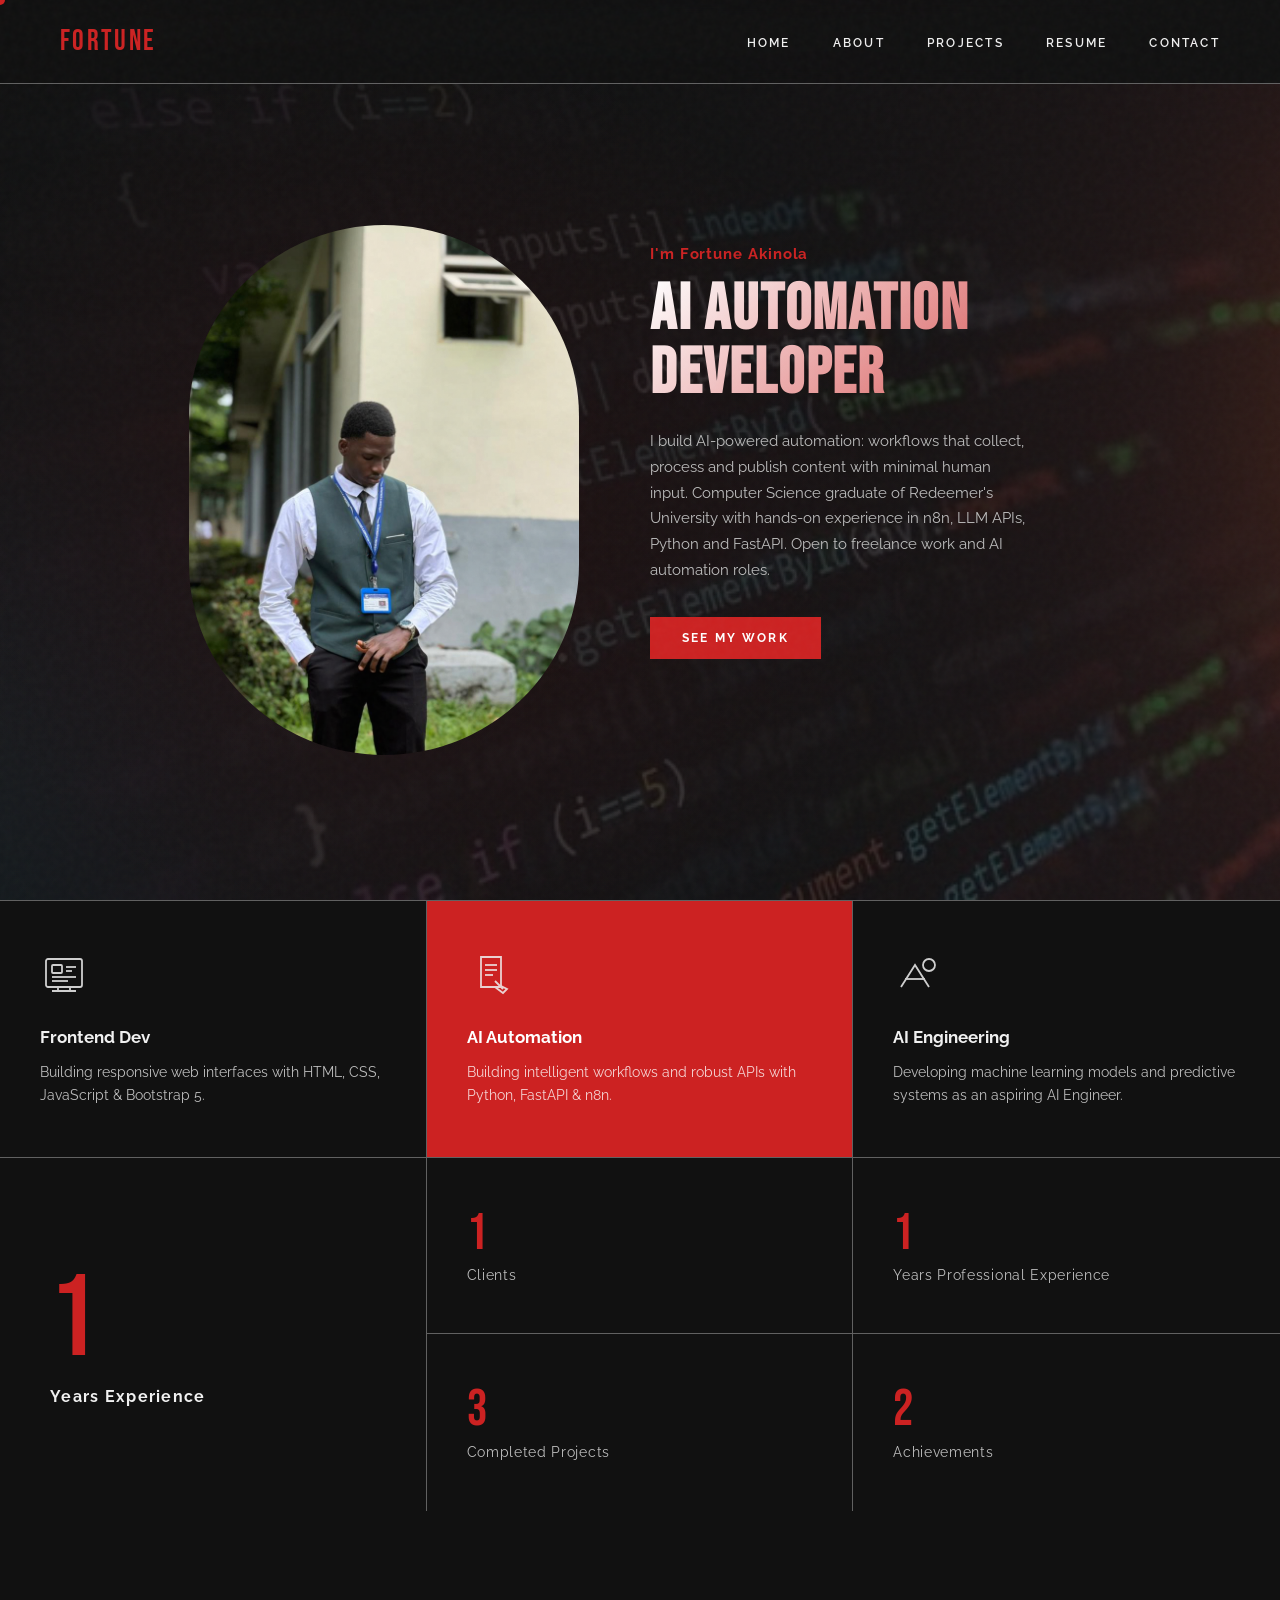
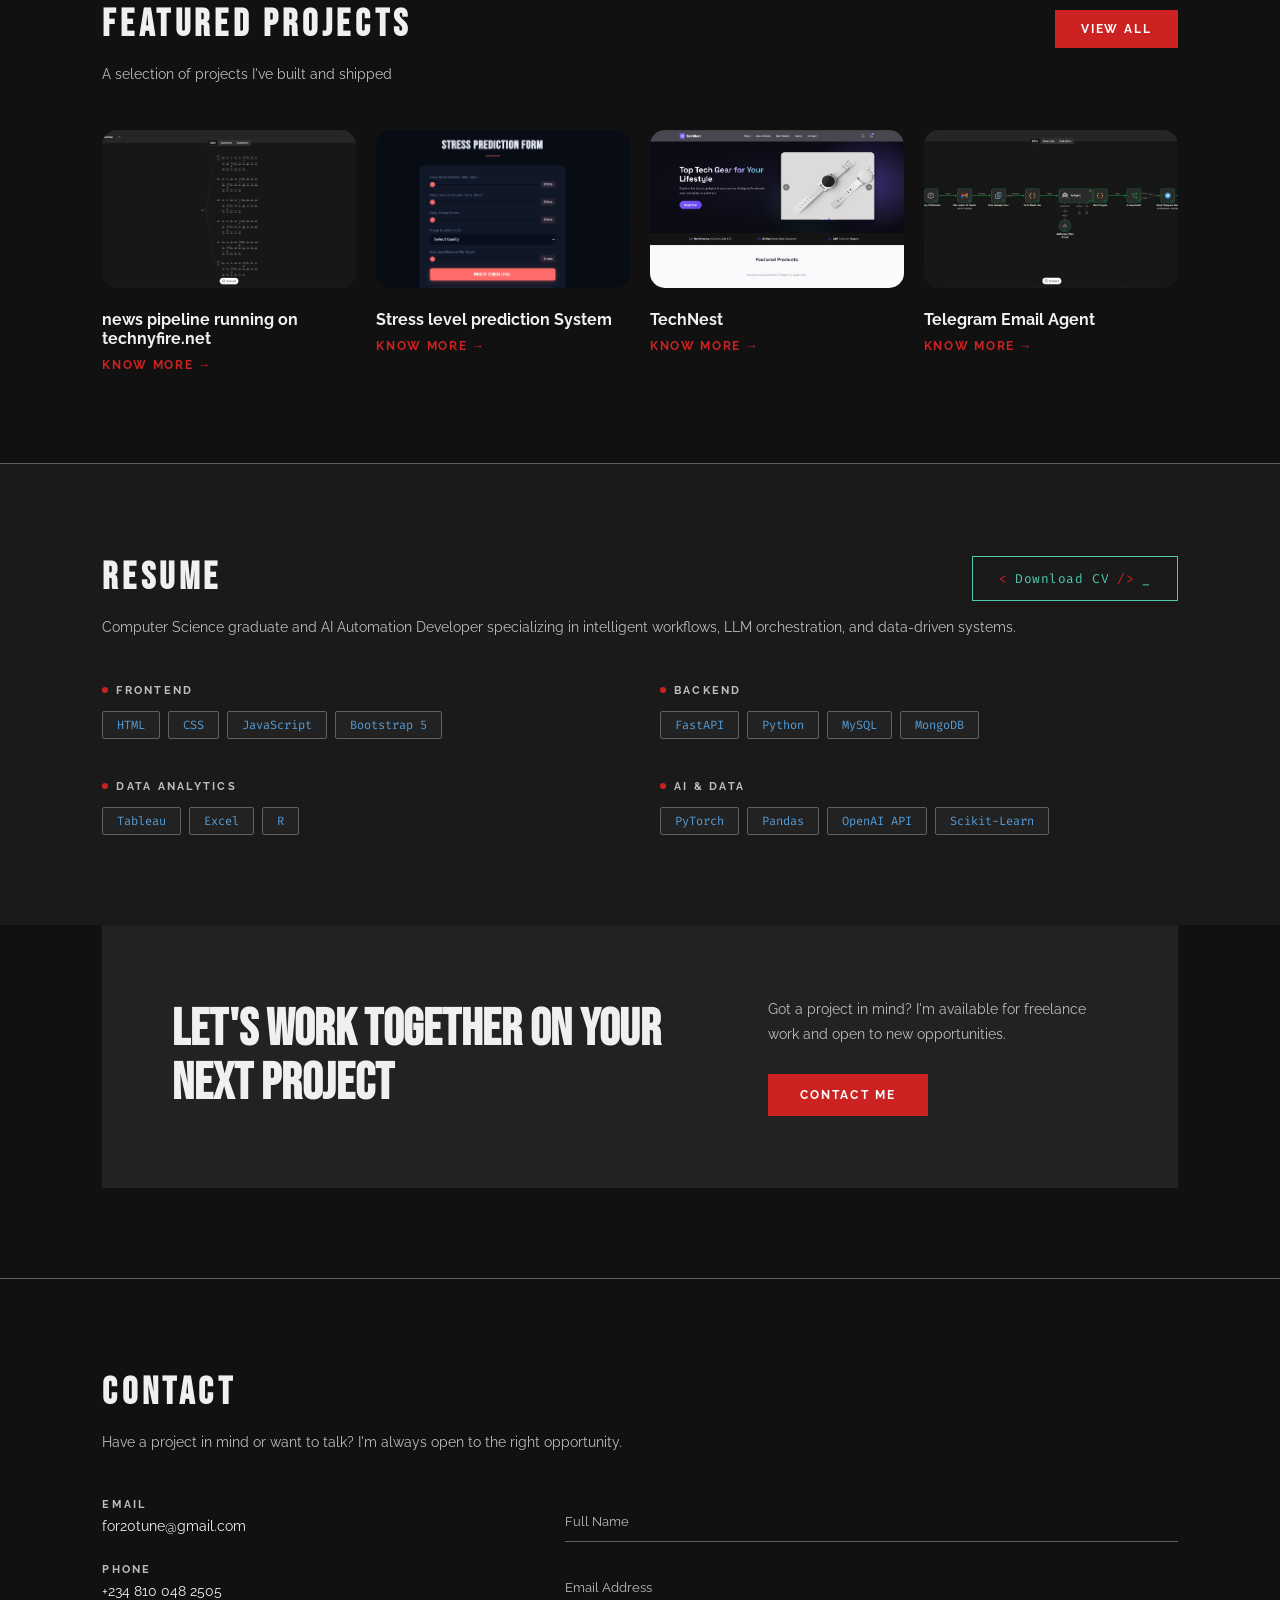
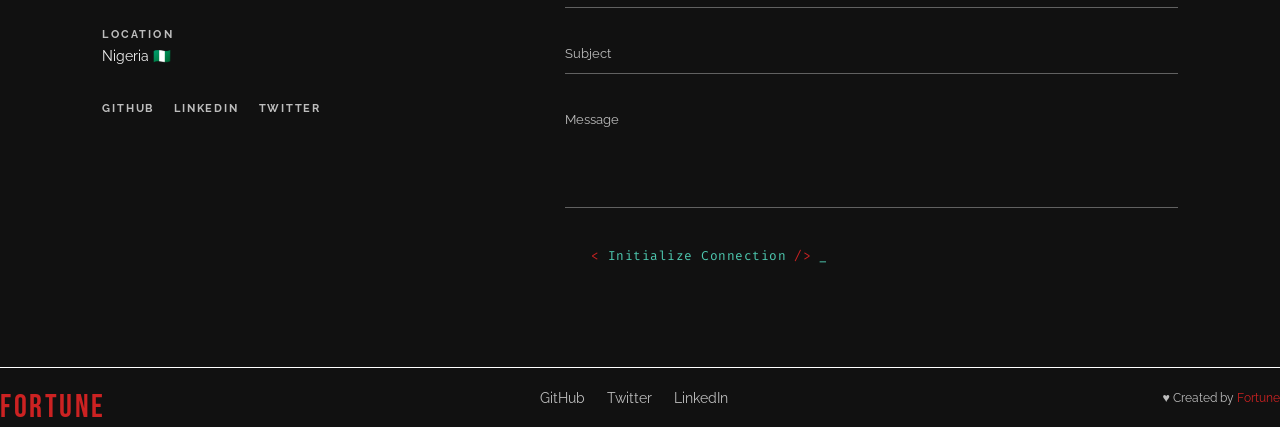
<file: index.html>
<!DOCTYPE html>
<html lang="en">
<head>
<meta charset="UTF-8" />
<meta name="viewport" content="width=device-width, initial-scale=1.0"/>
<title>Fortune Akinola – Software Engineer</title>
<link href="https://fonts.googleapis.com/css2?family=Bebas+Neue&family=Raleway:wght@300;400;600;700&family=Fira+Code:wght@400;500&display=swap" rel="stylesheet"/>
<link rel="stylesheet" href="portfolio.css">
</head>
<body>
<!--
  <div id="loadingScreen">
  <div class="loader-content">
    <div class="loader-logo">FORTUNE </div>
    <div class="loader-bar-track">
      <div class="loader-bar-fill" id="loaderFill"></div>
    </div>
    <p class="loader-text" id="loaderText">...</p>
  </div>
</div> -->

<!-- CURSOR DOT -->
<div class="cursor-dot" id="cursor"></div>

<!-- SCROLL PROGRESS BAR -->
<div class="scroll-bar" id="scrollBar"></div>

<!-- NAV -->
<nav id="navbar">
  <div class="nav-logo">Fortune</div>
  <div class="nav-links">
    <a href="#home">Home</a>
    <a href="#services">About</a>
    <a href="#projects">Projects</a>
    <a href="#resume">Resume</a>
    <a href="#contact">Contact</a>
  </div>
  <button class="hamburger" id="hamburger" aria-label="Toggle menu">
    <span></span><span></span><span></span>
  </button>
</nav>

<!-- MOBILE MENU -->
<div class="mobile-menu" id="mobileMenu">
  <a href="#home" class="mobile-link">Home</a>
  <a href="#services" class="mobile-link">About</a>
  <a href="#projects" class="mobile-link">Projects</a>
  <a href="#resume" class="mobile-link">Resume</a>
  <a href="#contact" class="mobile-link">Contact</a>
</div>

<!-- HERO -->
<section id="home">
  <div class="hero-img">
    <div class="hero-placeholder"><img src="./img/3c3dfe66-4c50-41db-a8a4-126d1aa1d806.jfif" alt="My picture"></div>
  </div>
  <div class="hero-text">
    <p class="greeting">I'm Fortune Akinola</p>
    <h1>AI AUTOMATION<br>DEVELOPER</h1>
    <p>I build AI-powered automation: workflows that collect, process and publish content with minimal human input. Computer Science graduate of Redeemer's University with hands-on experience in n8n, LLM APIs, Python and FastAPI. Open to freelance work and AI automation roles.</p>
    <a href="projects.html" class="btn">See My Work</a>
  </div>
</section>

<!-- SERVICES -->
<section id="services">
  <div class="service-card">
    <svg class="service-icon" viewBox="0 0 48 48" fill="none" stroke="currentColor" stroke-width="1.8">
      <rect x="6" y="8" width="36" height="28" rx="2"/>
      <rect x="12" y="14" width="10" height="8" rx="1"/>
      <line x1="26" y1="16" x2="36" y2="16"/>
      <line x1="26" y1="20" x2="32" y2="20"/>
      <line x1="12" y1="26" x2="36" y2="26"/>
      <line x1="12" y1="30" x2="28" y2="30"/>
      <path d="M18 36 L18 40 M30 36 L30 40 M12 40 L36 40"/>
    </svg>
    <p class="service-title">Frontend Dev</p>
    <p class="service-desc">Building responsive web interfaces with HTML, CSS, JavaScript & Bootstrap 5.</p>
  </div>
  <div class="service-card active">
    <svg class="service-icon" viewBox="0 0 48 48" fill="none" stroke="currentColor" stroke-width="1.8">
      <path d="M14 6 L34 6 L34 36 L14 36 Z"/>
      <line x1="18" y1="14" x2="30" y2="14"/>
      <line x1="18" y1="19" x2="30" y2="19"/>
      <line x1="18" y1="24" x2="26" y2="24"/>
      <path d="M28 30 L36 38 M32 34 L40 38 L36 42 L28 36"/>
    </svg>
    <p class="service-title">AI Automation</p>
    <p class="service-desc">Building intelligent workflows and robust APIs with Python, FastAPI & n8n.</p>
  </div>
  <div class="service-card">
    <svg class="service-icon" viewBox="0 0 48 48" fill="none" stroke="currentColor" stroke-width="1.8">
      <path d="M8 36 L22 14 L36 36"/>
      <line x1="12" y1="28" x2="32" y2="28"/>
      <circle cx="36" cy="14" r="6"/>
    </svg>
    <p class="service-title">AI Engineering</p>
    <p class="service-desc">Developing machine learning models and predictive systems as an aspiring AI Engineer.</p>
  </div>
</section>

<!-- STATS -->
<section id="stats">
  <div class="stat-big">
    <span class="num counter" data-target="3">0</span>
    <span class="label">Years Experience</span>
  </div>
  <div class="stat-grid">
    <div class="stat-item"><span class="num counter" data-target="3">0</span><p class="label">Clients</p></div>
    <div class="stat-item"><span class="num counter" data-target="2">0</span><p class="label">Years Professional Experience</p></div>
    <div class="stat-item"><span class="num counter" data-target="6">0</span><p class="label">Completed Projects</p></div>
    <div class="stat-item"><span class="num counter" data-target="5">0</span><p class="label">Achievements</p></div>
  </div>
</section>

<!-- PROJECTS -->
<section id="projects">
  <div class="section-header">
    <h2>Featured Projects</h2>
    <a href="projects.html" class="view-all">View All</a>
  </div>
  <p class="section-sub">A selection of projects I've built and shipped</p>

  <div class="projects-grid">

    <div class="project-card" data-project="n8n">
      <div class="project-thumb" data-tech="n8n • OpenAI API • Python">
        <img src="./img/Technyfire workflow.jpg" alt="n8n Blog Automation Workflow">
      </div>
      <div class="project-info">
        <h3>news pipeline running on technyfire.net</h3>
        <button class="know-more" onclick="openProjectPopup('n8n')">Know More →</button>
      </div>
    </div>

    <div class="project-card" data-project="stress">
      <div class="project-thumb" data-tech="Html • CSS •Java Script• ML• FastAPI">
         <img src="./img/Stress level predictor scrren shot.png" alt="Student Stress Predictor screenshot">
      </div>
      <div class="project-info">
        <h3>Stress level prediction System</h3>
        <button class="know-more" onclick="openProjectPopup('stress')">Know More →</button>
      </div>
    </div>

    <div class="project-card" data-project="technest">
      <div class="project-thumb" data-tech="HTML • CSS • JavaScript • Bootstrap 5">
        <img src="./img/Technest screenshot.jpg" alt="TechNest screenshot">
      </div>
      <div class="project-info">
        <h3>TechNest</h3>
        <button class="know-more" onclick="openProjectPopup('technest')">Know More →</button>
      </div>
    </div>

    <div class="project-card" data-project="telegram">
      <div class="project-thumb" data-tech="JavaScript • n8n • Claude AI">
        <img src="./img/Email agent.jpg" alt="Email_agent screenshot">
      </div>
      <div class="project-info">
        <h3>Telegram Email Agent</h3>
        <button class="know-more" onclick="openProjectPopup('telegram')">Know More →</button>
      </div>
    </div>

  </div>
</section>

<!-- RESUME -->
<section id="resume" class="reveal">
  <div class="resume-inner">
    <div class="section-header">
      <h2>Resume</h2>
      <a href="Fortune_Akinola_CV.pdf" download class="btn-code">
        <span class="code-bracket">&lt;</span>
        Download CV
        <span class="code-bracket">/&gt;</span>
        <span class="code-cursor">_</span>
      </a>
    </div>
    <p class="section-sub">Computer Science graduate and AI Automation Developer specializing in intelligent workflows, LLM orchestration, and data-driven systems.</p>

    <div class="skills-grid">
      <div class="skill-group">
        <h4 class="skill-group-label"><span class="skill-dot"></span> Frontend</h4>
        <div class="skill-tags">
          <span class="skill-tag">HTML</span>
          <span class="skill-tag">CSS</span>
          <span class="skill-tag">JavaScript</span>
          <span class="skill-tag">Bootstrap 5</span>
        </div>
      </div>
      <div class="skill-group">
        <h4 class="skill-group-label"><span class="skill-dot"></span> Backend</h4>
        <div class="skill-tags">
          <span class="skill-tag">FastAPI</span>
          <span class="skill-tag">Python</span>
          <span class="skill-tag">MySQL</span>
          <span class="skill-tag">MongoDB</span>
        </div>
      </div>
      <div class="skill-group">
        <h4 class="skill-group-label"><span class="skill-dot"></span> Data Analytics</h4>
        <div class="skill-tags">
          <span class="skill-tag">Tableau</span>
          <span class="skill-tag">Excel</span>
          <span class="skill-tag">R</span>
        </div>
      </div>
      <div class="skill-group">
        <h4 class="skill-group-label"><span class="skill-dot"></span> AI & Data</h4>
        <div class="skill-tags">
          <span class="skill-tag">PyTorch</span>
          <span class="skill-tag">Pandas</span>
          <span class="skill-tag">OpenAI API</span>
          <span class="skill-tag">Scikit-Learn</span>
        </div>
      </div>
    </div>
  </div>
</section>

<!-- CTA -->
<section id="cta">
  <h2>Let's work together on your next project</h2>
  <div class="cta-right">
    <p>Got a project in mind? I'm available for freelance work and open to new opportunities.</p>
    <a href="#contact" class="btn">Contact Me</a>
  </div>
</section>

<!-- CONTACT -->
<section id="contact" class="reveal">
  <div class="contact-inner">
    <div class="section-header">
      <h2>Contact</h2>
    </div>
    <p class="section-sub">Have a project in mind or want to talk? I'm always open to the right opportunity.</p>

    <div class="contact-grid">

      <!-- Info side -->
      <div class="contact-info">
        <div class="contact-item">
          <span class="contact-label">Email</span>
          <a href="mailto:for20tune@gmail.com" class="contact-value">for20tune@gmail.com</a>
        </div>
        <div class="contact-item">
          <span class="contact-label">Phone</span>
          <a href="tel:+2348100482505" class="contact-value">+234 810 048 2505</a>
        </div>
        <div class="contact-item">
          <span class="contact-label">Location</span>
          <span class="contact-value">Nigeria 🇳🇬</span>
        </div>
        <div class="contact-socials">
          <a href="https://github.com/For2otune" target="_blank" class="contact-social-link">GitHub</a>
          <a href="https://www.linkedin.com/in/fortune-akinola-219550309" target="_blank" class="contact-social-link">LinkedIn</a>
          <a href="https://x.com/iAmFxrtune" target="_blank" class="contact-social-link">Twitter</a>
        </div>
      </div>

      <!-- Form side -->
      <form id="contactForm" class="contact-form" action="https://formspree.io/f/mdeebgdl" method="POST">
        <div class="form-field">
          <input type="text" id="fname" name="name" placeholder=" " required />
          <label for="fname">Full Name</label>
        </div>
        <div class="form-field">
          <input type="email" id="femail" name="email" placeholder=" " required />
          <label for="femail">Email Address</label>
        </div>
        <div class="form-field">
          <input type="text" id="fsubject" name="subject" placeholder=" " required />
          <label for="fsubject">Subject</label>
        </div>
        <div class="form-field">
          <textarea id="fmessage" name="message" rows="5" placeholder=" " required></textarea>
          <label for="fmessage">Message</label>
        </div>
        <button type="submit" class="btn-code submit-btn">
          <span class="code-bracket">&lt;</span>
          Initialize Connection
          <span class="code-bracket">/&gt;</span>
          <span class="code-cursor">_</span>
        </button>
      </form>

    </div>
  </div>
</section>

<!-- FOOTER -->
 
  <div class="footer-bottom">
    <div class="footer-logo">FORTUNE</div>
    <div class="footer-social">
      <a href="https://github.com/For2otune" target="_blank">GitHub</a>
      <a href="https://x.com/iAmFxrtune" target="_blank">Twitter</a>
      <a href="https://www.linkedin.com/in/fortune-akinola-219550309" target="_blank">LinkedIn</a>
    </div>
    <p class="footer-credit">♥ Created by <span>Fortune</span></p>
  </div>
</footer>

<!-- BACK TO TOP -->
<button class="back-to-top" id="backToTop" aria-label="Back to top">↑</button>

<script src="portfolio.js"></script>
</body>
</html>
</file>
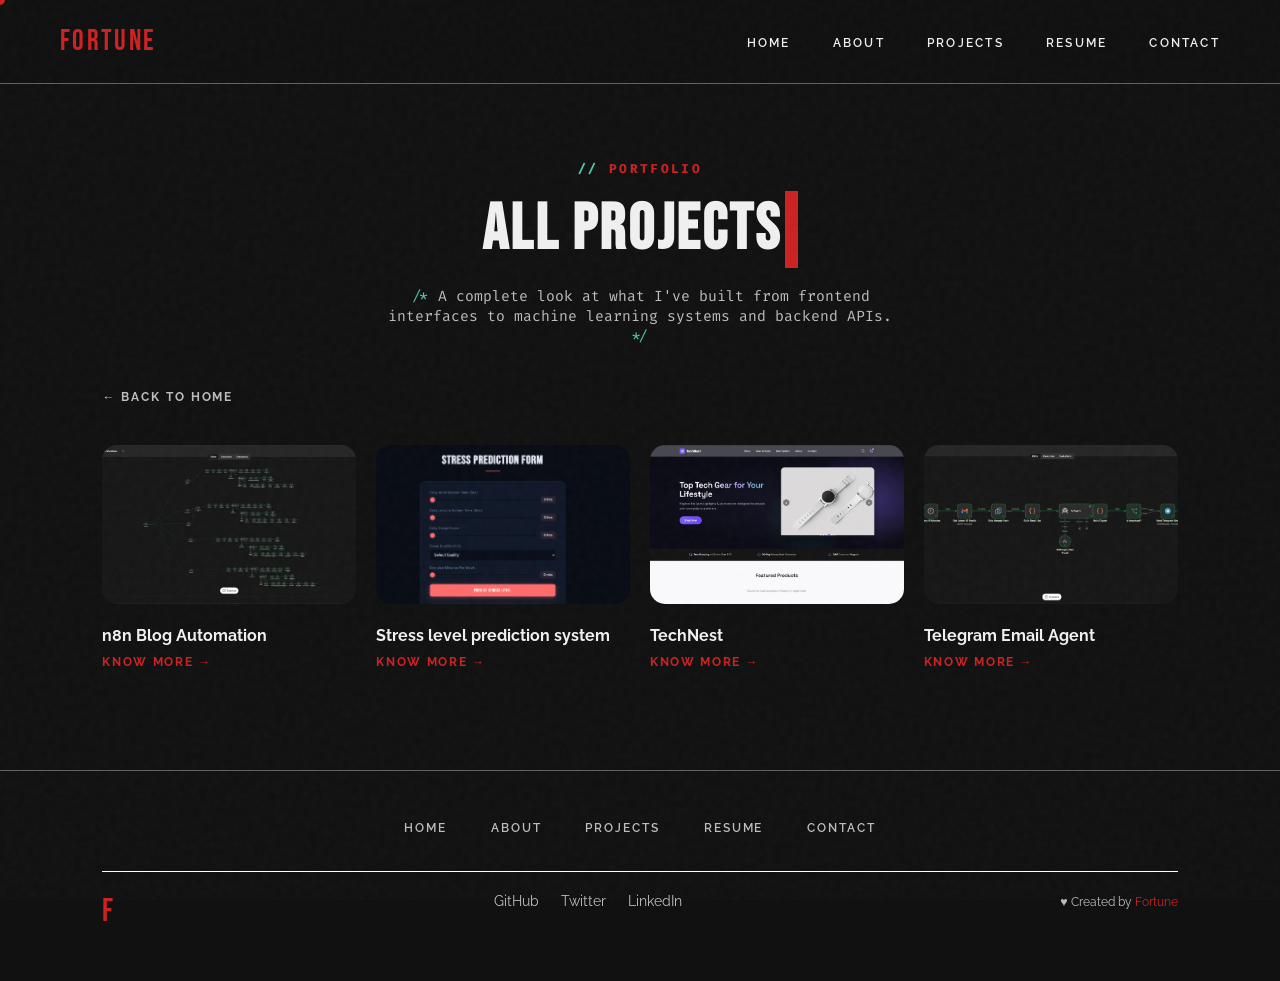
<file: projects.html>
<!DOCTYPE html>
<html lang="en">
<head>
<meta charset="UTF-8" />
<meta name="viewport" content="width=device-width, initial-scale=1.0"/>
<title>Projects – Fortune Akinola</title>
<link href="https://fonts.googleapis.com/css2?family=Bebas+Neue&family=Raleway:wght@300;400;600;700&family=Fira+Code:wght@400;500&display=swap" rel="stylesheet"/>
<link rel="stylesheet" href="portfolio.css">
<style>
  /* Page-specific tweaks for the projects gallery */
  .projects-page-header {
    padding: 160px 8% 40px;
    text-align: center;
    position: relative;
    overflow: hidden;
  }
  #matrixCanvas {
    position: absolute; inset: 0;
    width: 100%; height: 100%;
    opacity: .16;
    pointer-events: none;
  }
  .projects-page-header p.tag {
    color: var(--red); font-size: .8rem; font-weight: 700;
    letter-spacing: .18em; text-transform: uppercase; margin-bottom: 14px;
    position: relative; z-index: 1;
    font-family: 'Fira Code', monospace;
  }
  .projects-page-header p.tag::before { content: '// '; color: var(--code-green); }
  .projects-page-header h1 {
    font-family: 'Bebas Neue', sans-serif;
    font-size: clamp(2.4rem, 5vw, 4rem);
    letter-spacing: .04em;
    margin-bottom: 18px;
    position: relative; z-index: 1;
  }
  .projects-page-header h1 .type-cursor {
    display: inline-block;
    width: .5ch;
    background: var(--red);
    animation: blink 1s step-end infinite;
    margin-left: 4px;
  }
  .projects-page-header p.sub {
    color: var(--muted); font-size: .92rem; max-width: 520px;
    margin: 0 auto;
    position: relative; z-index: 1;
    font-family: 'Fira Code', monospace;
  }
  .projects-page-header p.sub::before { content: '/* '; color: var(--code-green); }
  .projects-page-header p.sub::after { content: ' */'; color: var(--code-green); }
  .projects-page-grid {
    display: grid; grid-template-columns: repeat(4, 1fr);
    gap: 20px; padding: 40px 8% 100px;
    align-items: start;
  }
  @media (max-width: 900px) {
    .projects-page-grid { grid-template-columns: 1fr; }
  }
  .back-link {
    display: inline-block; margin: 0 8%;
    color: var(--muted); font-size: .75rem;
    letter-spacing: .16em; text-transform: uppercase;
    text-decoration: none; font-weight: 700;
    transition: color .2s;
  }
  .back-link:hover { color: var(--red); }
</style>
</head>
<body>

<!-- CURSOR DOT -->
<div class="cursor-dot" id="cursor"></div>

<!-- SCROLL PROGRESS BAR -->
<div class="scroll-bar" id="scrollBar"></div>

<!-- NAV -->
<nav id="navbar">
  <a href="index.html" class="nav-logo">Fortune</a>
  <div class="nav-links">
    <a href="index.html#home">Home</a>
    <a href="index.html#services">About</a>
    <a href="projects.html">Projects</a>
    <a href="index.html#resume">Resume</a>
    <a href="index.html#contact">Contact</a>
  </div>
  <button class="hamburger" id="hamburger" aria-label="Toggle menu">
    <span></span><span></span><span></span>
  </button>
</nav>

<!-- MOBILE MENU -->
<div class="mobile-menu" id="mobileMenu">
  <a href="index.html#home" class="mobile-link">Home</a>
  <a href="index.html#services" class="mobile-link">About</a>
  <a href="projects.html" class="mobile-link">Projects</a>
  <a href="index.html#resume" class="mobile-link">Resume</a>
  <a href="index.html#contact" class="mobile-link">Contact</a>
</div>

<!-- PAGE HEADER -->
<section class="projects-page-header reveal">
  <canvas id="matrixCanvas"></canvas>
  <p class="tag">Portfolio</p>
  <h1><span id="typedHeading"></span><span class="type-cursor">&nbsp;</span></h1>
  <p class="sub">A complete look at what I've built from frontend interfaces to machine learning systems and backend APIs.</p>
</section>

<a href="index.html" class="back-link">← Back to Home</a>

<!-- FULL PROJECTS GRID -->
<section class="projects-page-grid reveal">

  <div class="project-card" data-project="n8n">
    <div class="project-thumb" data-tech="n8n • OpenAI API • Python • Markdown">
      <img src="./img/Techny Fire workflow.jpg" alt="n8n Blog Automation Workflow">
    </div>
    <div class="project-info">
      <h3>n8n Blog Automation</h3>
      <button class="know-more" onclick="openProjectPopup('n8n')">Know More →</button>
    </div>
  </div>

  <div class="project-card" data-project="stress">
    <div class="project-thumb" data-tech="Html • CSS •Java Script• ML• FastAPI">
      <img src="./img/Stress level predictor scrren shot.png" alt="Student Stress Predictor screenshot">
    </div>
    <div class="project-info">
      <h3>Stress level prediction system </h3>
      <button class="know-more" onclick="openProjectPopup('stress')">Know More →</button>
    </div>
  </div>

  <div class="project-card" data-project="technest">
    <div class="project-thumb" data-tech="HTML • CSS • JavaScript • Bootstrap 5">
    <img src="./img/Technest screenshot.jpg" alt="TechNest screenshot">
    </div>
    <div class="project-info">
      <h3>TechNest</h3>
      <button class="know-more" onclick="openProjectPopup('technest')">Know More →</button>
    </div>
  </div>

  <div class="project-card" data-project="telegram">
    <div class="project-thumb" data-tech="JavaScript • n8n • Claude AI">
      <img src="./img/Email agent.jpg" alt="Email_agent screenshot">
    </div>
    <div class="project-info">
      <h3>Telegram Email Agent</h3>
      <button class="know-more" onclick="openProjectPopup('telegram')">Know More →</button>
    </div>
  </div>

</section>

<!-- FOOTER -->
<footer>
  <div class="footer-nav">
    <a href="index.html#home">Home</a>
    <a href="index.html#services">About</a>
    <a href="projects.html">Projects</a>
    <a href="index.html#resume">Resume</a>
    <a href="index.html#contact">Contact</a>
  </div>
  <div class="footer-bottom">
    <div class="footer-logo">F</div>
    <div class="footer-social">
      <a href="https://github.com/For2otune" target="_blank">GitHub</a>
      <a href="https://x.com/iAmFxrtune" target="_blank">Twitter</a>
      <a href="https://www.linkedin.com/in/fortune-akinola-219550309" target="_blank">LinkedIn</a>
    </div>
    <p class="footer-credit">♥ Created by <span>Fortune</span></p>
  </div>
</footer>

<!-- BACK TO TOP -->
<button class="back-to-top" id="backToTop" aria-label="Back to top">↑</button>

<script src="portfolio.js"></script>
<script>
  // Terminal-style typing effect for the heading
  const typedEl = document.getElementById('typedHeading');
  const fullText = 'ALL PROJECTS';
  let i = 0;
  (function typeChar() {
    if (i <= fullText.length) {
      typedEl.textContent = fullText.slice(0, i);
      i++;
      setTimeout(typeChar, 90);
    }
  })();

  // Matrix falling code rain background
  const canvas = document.getElementById('matrixCanvas');
  const ctx = canvas.getContext('2d');
  const header = canvas.parentElement;

  function resizeCanvas() {
    canvas.width = header.offsetWidth;
    canvas.height = header.offsetHeight;
  }
  resizeCanvas();
  window.addEventListener('resize', resizeCanvas);

  const chars = '01{}<>/;=[]()ABCDEFabcdef'.split('');
  const fontSize = 15;
  let columns = Math.floor(canvas.width / fontSize);
  let drops = Array(columns).fill(1);

  function drawMatrix() {
    ctx.fillStyle = 'rgba(17,17,17,0.08)';
    ctx.fillRect(0, 0, canvas.width, canvas.height);
    ctx.fillStyle = '#cc2222';
    ctx.font = fontSize + 'px monospace';
    drops.forEach((y, x) => {
      const text = chars[Math.floor(Math.random() * chars.length)];
      ctx.fillText(text, x * fontSize, y * fontSize);
      if (y * fontSize > canvas.height && Math.random() > 0.975) drops[x] = 0;
      drops[x]++;
    });
  }
  setInterval(drawMatrix, 55);
</script>
</body>
</html>
</file>
<file: portfolio.css>
/* CUSTOM SCROLLBAR */
::-webkit-scrollbar { width: 8px; }
::-webkit-scrollbar-track { background: var(--bg); }
::-webkit-scrollbar-thumb { background: var(--bg3); border-radius: 4px; border: 2px solid var(--bg); }
::-webkit-scrollbar-thumb:hover { background: var(--red); }

*, *::before, *::after { margin: 0; padding: 0; box-sizing: border-box; transition: background-color 0.3s ease, border-color 0.3s ease; }

:root {
  --bg: #111111;
  --bg2: #1a1a1a;
  --bg3: #222222;
  --red: #cc2222;
  --red-hover: #e02222;
  --white: #f0f0f0;
  --muted: #bdbdbd;
  --border: #616161;
  --code-green: #4ec9b0;
}

html { scroll-behavior: smooth; overflow-x: hidden; }

body {
  background: var(--bg);
  color: var(--white);
  font-family: 'Raleway', sans-serif;
  overflow-x: hidden;
  cursor: none;
}

/* grain texture overlay */
body::before {
  content: ''; position: fixed; inset: 0; z-index: 9999;
  opacity: 0.03; pointer-events: none;
  background-image: url("data:image/svg+xml,%3Csvg viewBox='0 0 200 200' xmlns='http://www.w3.org/2000/svg'%3E%3Cfilter id='noise'%3E%3CfeTurbulence type='fractalNoise' baseFrequency='0.65' numOctaves='3' stitchTiles='stitch'/%3E%3C/filter%3E%3Crect width='100%25' height='100%25' filter='url(%23noise)'/%3E%3C/svg%3E");
}
/*
#loadingScreen {
  position: fixed; inset: 0; z-index: 99999;
  background: var(--bg);
  display: flex; align-items: center; justify-content: center;
  transition: opacity .5s ease, visibility 2s ease;
}
#loadingScreen.hidden { opacity: 0; visibility: hidden; pointer-events: none; }
.loader-content { text-align: center; }
.loader-logo { font-family: 'Bebas Neue', sans-serif; font-size: 2.4rem; color: var(--red); margin-bottom: 26px; }
.loader-cursor { animation: blink 1s step-end infinite; }
.loader-bar-track { width: 220px; height: 3px; background: var(--bg3); border: 1px solid var(--border); margin: 0 auto 14px; overflow: hidden; }
.loader-bar-fill { height: 100%; width: 0%; background: var(--red); transition: width .2s ease; }
.loader-text { font-family: 'Fira Code', monospace; font-size: .72rem; color: var(--muted); }
*/

/* CURSOR */
.cursor-dot {
  width: 10px; height: 10px;
  background: var(--red); border-radius: 50%;
  position: fixed; pointer-events: none;
  z-index: 10000; transition: transform 0.12s ease;
  transform: translate(-50%, -50%);
}

/* SCROLL PROGRESS BAR */
.scroll-bar {
  position: fixed; top: 0; left: 0; height: 3px;
  background: var(--red); width: 0%; z-index: 200;
  transition: width 0.1s linear;
}

/* NAV */
nav {
  position: fixed; top: 0; width: 100%; z-index: 100;
  display: flex; justify-content: space-between; align-items: center;
  padding: 24px 60px;
  background: rgba(17,17,17,0.95);
  backdrop-filter: blur(8px);
  border-bottom: 1px solid var(--border);
}

.nav-logo {
  font-family: 'Bebas Neue', sans-serif;
  font-size: 1.8rem; color: var(--red); letter-spacing: .08em;
  text-decoration: none;
}

.nav-links a {
  color: var(--white); text-decoration: none;
  font-size: .78rem; letter-spacing: .18em; text-transform: uppercase;
  margin-left: 38px; font-weight: 600;
  transition: color .2s;
}
.nav-links a:hover { color: var(--red); }

.hamburger {
  display: none; flex-direction: column; gap: 5px;
  background: none; border: none; cursor: pointer; padding: 4px;
}
.hamburger span {
  display: block; width: 24px; height: 2px;
  background: var(--white); transition: all .3s;
}
.hamburger.open span:nth-child(1) { transform: rotate(45deg) translate(5px, 5px); }
.hamburger.open span:nth-child(2) { opacity: 0; }
.hamburger.open span:nth-child(3) { transform: rotate(-45deg) translate(5px, -5px); }

/* MOBILE MENU */
.mobile-menu {
  position: fixed; top: 72px; left: 0; width: 100%;
  background: rgba(17,17,17,.98); z-index: 99;
  display: flex; flex-direction: column; align-items: center;
  gap: 0; max-height: 0; overflow: hidden;
  transition: max-height .4s ease;
}
.mobile-menu.open { max-height: 360px; }
.mobile-link {
  color: var(--white); text-decoration: none;
  font-size: .85rem; letter-spacing: .18em; text-transform: uppercase;
  font-weight: 600; padding: 18px 0; width: 100%; text-align: center;
  border-bottom: 1px solid var(--border);
  transition: color .2s, background .2s;
}
.mobile-link:hover { color: var(--red); background: var(--bg2); }

/* HERO */
#home {
  min-height: 100vh;
  display: grid; grid-template-columns: 1fr 1fr;
  align-items: center; padding: 0 10%;
  position: relative; overflow: hidden;
  background-image:
    linear-gradient(120deg, rgba(17,17,17,.97) 0%, rgba(17,17,17,.9) 45%, rgba(17,17,17,.75) 100%),
    url("./img/code-bg.jpg");
  background-size: cover;
  background-position: center;
}
#home::before {
  content: ''; position: absolute; inset: 0;
  background: radial-gradient(ellipse 60% 80% at 30% 60%, rgba(180,20,20,.1) 0%, transparent 70%);
  pointer-events: none;
}

.hero-img {
  display: flex; justify-content: center; align-items: flex-end;
  padding-top: 80px;
}
.hero-placeholder {
  width: 390px;
  height: 530px;
  margin: 0 auto;
  max-width: 100%;
  background: linear-gradient(160deg, #2a2a2a 0%, #1a1a1a 100%);
  border-radius: 50% / 36%;
  display: flex; align-items: center; justify-content: center;
  color: var(--muted); font-size: .85rem; letter-spacing: .1em;
  animation: fadeUp .9s ease both;
  overflow: hidden;
}
.hero-placeholder img {
  width: 100%; height: 100%; object-fit: cover; display: block;
}

.hero-text { padding-left: 10px; animation: fadeUp .9s .15s ease both; }
.hero-text .greeting {
  color: var(--red); font-size: .95rem; font-weight: 700;
  letter-spacing: .06em; margin-bottom: 10px;
}
.hero-text h1 {
  font-family: 'Bebas Neue', sans-serif;
  font-size: clamp(3rem, 5vw, 4.8rem);
  line-height: 1; letter-spacing: .03em; margin-bottom: 22px;
  background: linear-gradient(135deg, #fff 0%, #cc2222 100%);
  -webkit-background-clip: text;
  -webkit-text-fill-color: transparent;
  background-clip: text;
}
.hero-text p {
  color: var(--muted); font-size: .92rem; line-height: 1.75;
  max-width: 380px; margin-bottom: 34px;
}
.btn {
  display: inline-block; background: var(--red); color: #fff;
  padding: 14px 32px; font-size: .75rem;
  letter-spacing: .18em; text-transform: uppercase;
  text-decoration: none; font-weight: 700;
  transition: background .2s, transform .15s;
}
.btn:hover { background: var(--red-hover); transform: translateY(-2px); }

/* SERVICES */
#services {
  display: grid; grid-template-columns: repeat(3, 1fr);
  border-top: 1px solid var(--border);
}
.service-card {
  padding: 50px 40px; border-right: 1px solid var(--border);
  transition: background .25s; cursor: default;
}
.service-card:last-child { border-right: none; }
.service-card.active, .service-card:hover { background: var(--red); }
.service-card.active .service-title,
.service-card:hover .service-title { color: #fff; }
.service-card.active .service-desc,
.service-card:hover .service-desc { color: rgba(255,255,255,.8); }
.service-icon { width: 48px; height: 48px; margin-bottom: 24px; opacity: .85; }
.service-title { font-weight: 700; font-size: 1.05rem; margin-bottom: 14px; }
.service-desc { color: var(--muted); font-size: .85rem; line-height: 1.7; }

/* STATS */
#stats {
  display: grid; grid-template-columns: 1fr 2fr;
  border-top: 1px solid var(--border);
}
.stat-big {
  padding: 70px 50px;
  display: flex; flex-direction: column; justify-content: center;
  border-right: 1px solid var(--border);
}
.stat-big .num {
  font-family: 'Bebas Neue', sans-serif;
  font-size: clamp(5rem, 9vw, 8rem);
  color: var(--red); line-height: 1;
}
.stat-big .label { font-size: 1rem; font-weight: 700; letter-spacing: .08em; margin-top: 8px; }
.stat-grid {
  display: grid; grid-template-columns: 1fr 1fr;
  grid-template-rows: 1fr 1fr;
}
.stat-item {
  padding: 50px 40px;
  border-bottom: 1px solid var(--border);
  border-right: 1px solid var(--border);
}
.stat-item:nth-child(2n) { border-right: none; }
.stat-item:nth-child(3), .stat-item:nth-child(4) { border-bottom: none; }
.stat-item .num {
  font-family: 'Bebas Neue', sans-serif;
  font-size: clamp(2.5rem, 4vw, 3.8rem);
  color: var(--red); line-height: 1;
}
.stat-item .label { font-size: .85rem; color: var(--muted); margin-top: 8px; letter-spacing: .05em; }

/* PROJECTS */
#projects { padding: 90px 8%; }
.section-header {
  display: flex; justify-content: space-between; align-items: flex-end;
  margin-bottom: 18px;
}
.section-header h2 {
  font-family: 'Bebas Neue', sans-serif;
  font-size: clamp(1.8rem, 3vw, 2.6rem); letter-spacing: .12em;
}
.section-sub { color: var(--muted); font-size: .88rem; margin-bottom: 48px; }
.view-all {
  display: inline-block; background: var(--red); color: #fff;
  padding: 12px 26px; font-size: .72rem;
  letter-spacing: .16em; text-transform: uppercase;
  text-decoration: none; font-weight: 700; transition: background .2s;
}
.view-all:hover { background: var(--red-hover); }

.projects-grid { display: grid; grid-template-columns: repeat(4, 1fr); gap: 20px; }
.project-card { cursor: pointer; transition: transform 0.35s cubic-bezier(0.16, 1, 0.3, 1); }
.project-card:hover { transform: translateY(-6px); }
.project-thumb {
  width: 100%; aspect-ratio: 16/10; overflow: hidden;
  background: var(--bg3);
  display: flex; align-items: center; justify-content: center;
  position: relative;
  border-radius: 15px;
}
.project-thumb img { width: 100%; height: 100%; object-fit: cover; transition: transform .4s; }
.project-card:hover .project-thumb img { transform: scale(1.04); }
.project-thumb-placeholder {
  width: 100%; height: 100%;
  display: flex; align-items: center; justify-content: center;
  color: var(--muted); font-size: .8rem; letter-spacing: .1em;
  background: linear-gradient(135deg, #1e1e1e 0%, #282828 100%);
  
}
.project-thumb::after {
  content: attr(data-tech);
  position: absolute; inset: 0;
  background: rgba(214, 59, 59, 0.409);
  display: flex; align-items: center; justify-content: center;
  opacity:0; transition: opacity 0.3s;
  color: white; font-size: 0.85rem; letter-spacing: 0.1em; font-weight: 600;
}
.project-card:hover .project-thumb::after { opacity: 1; }
.project-info { padding: 22px 0 0; }
.project-info h3 { font-size: 1rem; font-weight: 700; margin-bottom: 6px; }
.know-more {
  display: inline-flex; align-items: center; gap: 6px;
  color: var(--red); font-size: .75rem;
  letter-spacing: .14em; text-transform: uppercase;
  font-weight: 700; background: transparent; border: none; outline: none;
  cursor: pointer; text-decoration: none; font-family: inherit; padding: 0; margin: 0; box-shadow: none;
  transition: gap .2s, opacity .2s;
}
.know-more:hover { gap: 10px; opacity: 0.85; }

/* ===== RESUME ===== */
#resume {
  padding: 90px 8%;
  border-top: 1px solid var(--border);
  background: var(--bg2);
}
.resume-inner {}

.skills-grid {
  display: grid; grid-template-columns: 1fr 1fr;
  gap: 40px;
}

.skill-group-label {
  font-size: .7rem; letter-spacing: .2em; text-transform: uppercase;
  color: var(--muted); font-weight: 700;
  margin-bottom: 14px;
  display: flex; align-items: center; gap: 8px;
}
.skill-dot {
  width: 6px; height: 6px;
  background: var(--red); border-radius: 50%;
  display: inline-block; flex-shrink: 0;
}

.skill-tags { display: flex; flex-wrap: wrap; gap: 8px; }
.skill-tag {
  padding: 5px 14px;
  background: var(--bg3);
  border: 1px solid var(--border);
  border-radius: 2px;
  font-family: 'Fira Code', monospace;
  font-size: .75rem; color: #569cd6;
  transition: border-color .2s, color .2s;
}
.skill-tag:hover { border-color: var(--red); color: var(--white); }

/* CODE BUTTON (shared by resume + contact form) */
.btn-code {
  display: inline-flex; align-items: center; gap: 8px;
  padding: 13px 26px;
  border: 1.5px solid var(--code-green);
  color: var(--code-green);
  background: none;
  font-family: 'Fira Code', monospace;
  font-size: .8rem; letter-spacing: .04em;
  cursor: pointer;
  transition: background .2s, transform .15s;
  text-decoration: none;
}
.btn-code:hover { background: rgba(78,201,176,.08); transform: translateY(-2px); }
.code-bracket { color: var(--red); }
.code-cursor { animation: blink 1s infinite; }
@keyframes blink { 0%,100%{opacity:1} 50%{opacity:0} }

/* CTA */
#cta {
  margin: 0 8% 90px; background: var(--bg3);
  padding: 72px 70px;
  display: flex; justify-content: space-between; align-items: center; gap: 40px;
}
#cta h2 {
  font-family: 'Bebas Neue', sans-serif;
  font-size: clamp(2rem, 4vw, 3.4rem); line-height: 1.05; max-width: 520px;
}
.cta-right { flex-shrink: 0; }
.cta-right p { color: var(--muted); font-size: .88rem; line-height: 1.75; max-width: 340px; margin-bottom: 28px; }

/* ===== CONTACT ===== */
#contact {
  padding: 90px 8%;
  border-top: 1px solid var(--border);
}
.contact-inner {}

.contact-grid {
  display: grid; grid-template-columns: 1fr 1.6fr;
  gap: 80px; align-items: start;
}

/* Info column */
.contact-item { margin-bottom: 28px; }
.contact-label {
  display: block; font-size: .68rem;
  letter-spacing: .2em; text-transform: uppercase;
  color: var(--muted); margin-bottom: 5px; font-weight: 700;
}
.contact-value {
  font-size: .9rem; color: var(--white); text-decoration: none;
  transition: color .2s;
}
a.contact-value:hover { color: var(--red); }

.contact-socials { display: flex; gap: 20px; margin-top: 36px; }
.contact-social-link {
  font-size: .7rem; letter-spacing: .16em; text-transform: uppercase;
  font-weight: 700; color: var(--muted); text-decoration: none;
  transition: color .2s;
}
.contact-social-link:hover { color: var(--red); }

/* Form */
.contact-form { display: flex; flex-direction: column; gap: 22px; }

.form-field { position: relative; }

.form-field input,
.form-field textarea {
  width: 100%; padding: 16px 0 10px;
  background: none;
  border: none; border-bottom: 1px solid var(--border);
  color: var(--white); font-family: 'Raleway', sans-serif;
  font-size: .9rem; outline: none; resize: none;
  transition: border-color .3s;
}
.form-field input:focus,
.form-field textarea:focus { border-color: var(--red); }

.form-field label {
  position: absolute; left: 0; top: 16px;
  font-size: .82rem; color: var(--muted);
  pointer-events: none;
  transition: top .2s, font-size .2s, color .2s;
}
.form-field input:focus ~ label,
.form-field input:not(:placeholder-shown) ~ label,
.form-field textarea:focus ~ label,
.form-field textarea:not(:placeholder-shown) ~ label {
  top: 0; font-size: .62rem;
  letter-spacing: .16em; text-transform: uppercase;
  color: var(--red);
}

.submit-btn { align-self: flex-start; border: none; }

/* FOOTER */
footer { border-top: 1px solid var(--border); padding: 50px 8%; }
.footer-nav {
  display: flex; justify-content: center; gap: 44px; margin-bottom: 36px;
}
.footer-nav a {
  color: var(--muted); text-decoration: none;
  font-size: .75rem; letter-spacing: .16em; text-transform: uppercase;
  font-weight: 600; transition: color .2s;
}
.footer-nav a:hover { color: var(--white); }
.footer-bottom { display: flex; justify-content: space-between; align-items: center; border-top:solid ; border-width: 1px; border-color: #fff;}
.footer-logo {
  font-family: 'Bebas Neue', sans-serif;
  font-size: 2rem; letter-spacing: .08em; color: var(--red); padding-top: 20px;
}
.footer-social { display: flex; gap: 22px; }
.footer-social a {
  color: var(--muted); font-size: .85rem; text-decoration: none; transition: color .2s;
}
.footer-social a:hover { color: var(--white); }
.footer-credit { color: var(--muted); font-size: .78rem; }
.footer-credit span { color: var(--red); }

/* BACK TO TOP */
.back-to-top {
  position: fixed; bottom: 32px; right: 32px;
  width: 44px; height: 44px; background: var(--red); color: #fff;
  border: none; font-size: 1.2rem; cursor: pointer;
  display: flex; align-items: center; justify-content: center;
  opacity: 0; pointer-events: none;
  transition: opacity .3s, transform .2s;
  z-index: 500;
}
.back-to-top.visible { opacity: 1; pointer-events: all; }
.back-to-top:hover { transform: translateY(-4px); }

/* SCROLL REVEAL */
.reveal { opacity: 0; transform: translateY(40px); transition: opacity 0.8s ease, transform 0.8s ease; }
.reveal.visible { opacity: 1; transform: translateY(0); }

/* ANIMATIONS */
@keyframes fadeUp {
  from { opacity: 0; transform: translateY(30px); }
  to   { opacity: 1; transform: translateY(0); }
}

/* RESPONSIVE */
@media (max-width: 900px) {
  #home { grid-template-columns: 1fr; padding: 120px 6% 60px; text-align: center; }
  .hero-img { order: -1; }
  .hero-placeholder { width: min(280px, 80%); height: 380px; margin: 0 auto; border-radius: 50% / 38%; }
  .hero-text { padding-left: 0; display: flex; flex-direction: column; align-items: center; }
  #services { grid-template-columns: 1fr; }
  .service-card { border-right: none; border-bottom: 1px solid var(--border); }
  #stats { grid-template-columns: 1fr; }
  .stat-big { border-right: none; border-bottom: 1px solid var(--border); }
  .projects-grid { grid-template-columns: 1fr; }
  #cta { flex-direction: column; text-align: center; margin: 0 0 60px; }
  .skills-grid { grid-template-columns: 1fr; }
  .contact-grid { grid-template-columns: 1fr; gap: 48px; }
  nav { padding: 20px 24px; }
  .nav-links { display: none; }
  .hamburger { display: flex; }
  body { cursor: auto; }
  .cursor-dot { display: none; }
}

/* POPUP MODAL (.pm) */
.pm-backdrop {
  position: fixed; inset: 0; z-index: 99999;
  background: rgba(0, 0, 0, 0.85);
  backdrop-filter: blur(8px);
  display: flex; align-items: center; justify-content: center;
  opacity: 0; pointer-events: none;
  transition: opacity 0.3s ease;
}
.pm-backdrop.is-active {
  opacity: 1; pointer-events: all;
}
.pm-modal {
  background: var(--bg2);
  border: 1px solid var(--border);
  border-radius: 16px;
  width: min(90%, 650px);
  max-height: 85vh;
  overflow-y: auto;
  padding: 32px;
  position: relative;
  transform: translateY(20px);
  transition: transform 0.3s cubic-bezier(0.16, 1, 0.3, 1);
  box-shadow: 0 20px 50px rgba(0,0,0,0.7);
}
.pm-backdrop.is-active .pm-modal {
  transform: translateY(0);
}
.pm-close {
  position: absolute; top: 20px; right: 20px;
  background: var(--bg3); border: 1px solid var(--border);
  color: var(--white); width: 36px; height: 36px;
  border-radius: 50%; display: flex; align-items: center; justify-content: center;
  font-size: 1.1rem; cursor: pointer; transition: background 0.2s, border-color 0.2s;
  z-index: 10;
}
.pm-close:hover { background: var(--red); border-color: var(--red); color: #fff; }
.pm-img-wrap {
  width: 100%; aspect-ratio: 16/10; overflow: hidden;
  background: var(--bg3); border-radius: 8px; margin-bottom: 20px;
}
.pm-img {
  width: 100%; height: 100%; object-fit: cover; display: block;
}
.pm-modal[data-project="n8n"] .pm-img {
  object-fit: contain; background: #0d0d0d;
}
.pm-title {
  font-family: 'Bebas Neue', sans-serif;
  font-size: 2rem; letter-spacing: .08em;
  margin-bottom: 14px;
}
.pm-summary {
  font-size: 0.92rem; color: var(--muted); line-height: 1.7; margin-bottom: 20px;
}
.pm-section-title {
  font-size: .75rem; letter-spacing: .18em; text-transform: uppercase;
  color: var(--code-green); font-weight: 700; margin: 16px 0 8px;
  font-family: 'Fira Code', monospace;
}
.pm-tools { display: flex; flex-wrap: wrap; gap: 6px; margin-bottom: 16px; }
.pm-list { padding-left: 18px; font-size: 0.88rem; color: var(--muted); margin-bottom: 16px; line-height: 1.6; }
.pm-list li { margin-bottom: 4px; }
.pm-status { font-size: 0.85rem; color: var(--code-green); font-style: italic; margin-bottom: 16px; }
.pm-links { display: flex; gap: 14px; margin-top: 24px; padding-top: 18px; border-top: 1px solid var(--border); }
.pm-btn {
  display: inline-flex; align-items: center; gap: 6px;
  background: var(--red); color: #fff; padding: 10px 22px;
  font-size: .75rem; letter-spacing: .16em; text-transform: uppercase;
  text-decoration: none; font-weight: 700; transition: background .2s, transform .15s;
}
.pm-btn:hover { background: var(--red-hover); transform: translateY(-2px); }
.pm-btn.github { background: var(--bg3); border: 1px solid var(--border); color: var(--white); }
.pm-btn.github:hover { border-color: var(--red); }
</file>
